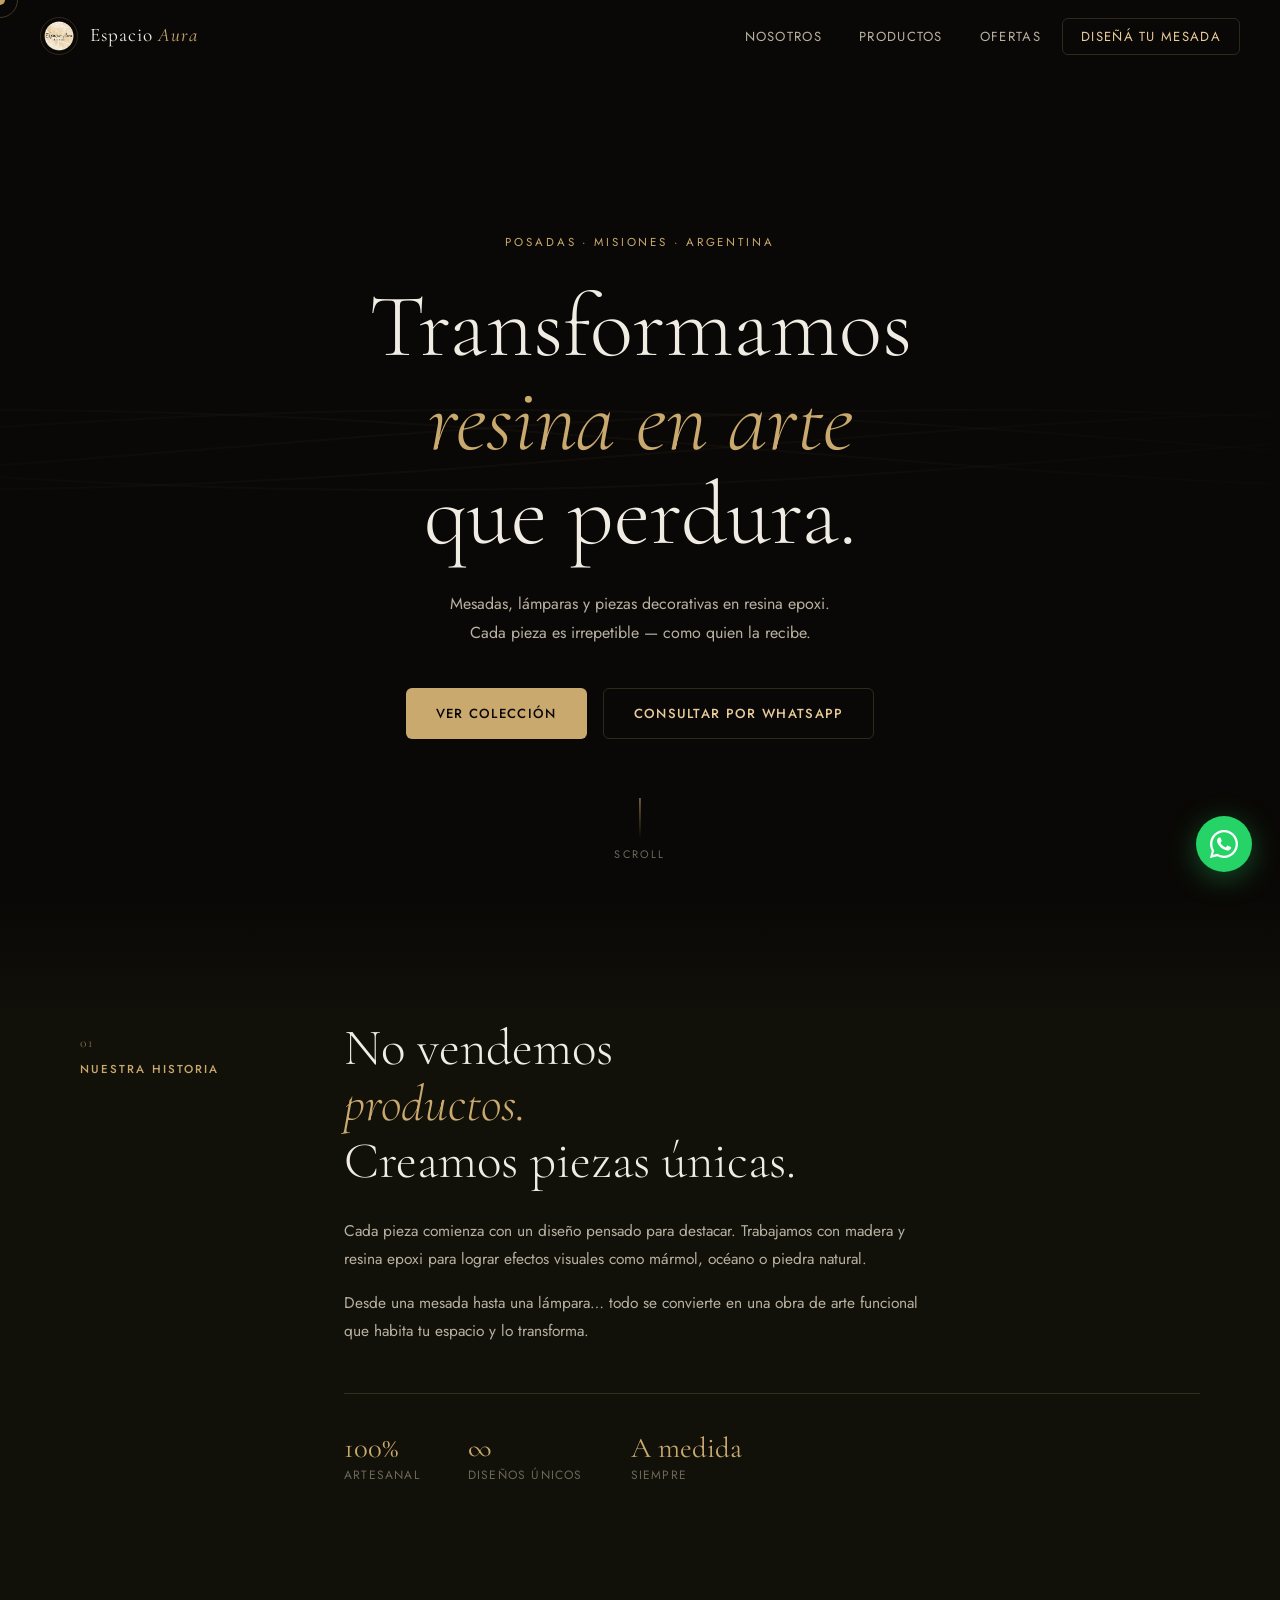
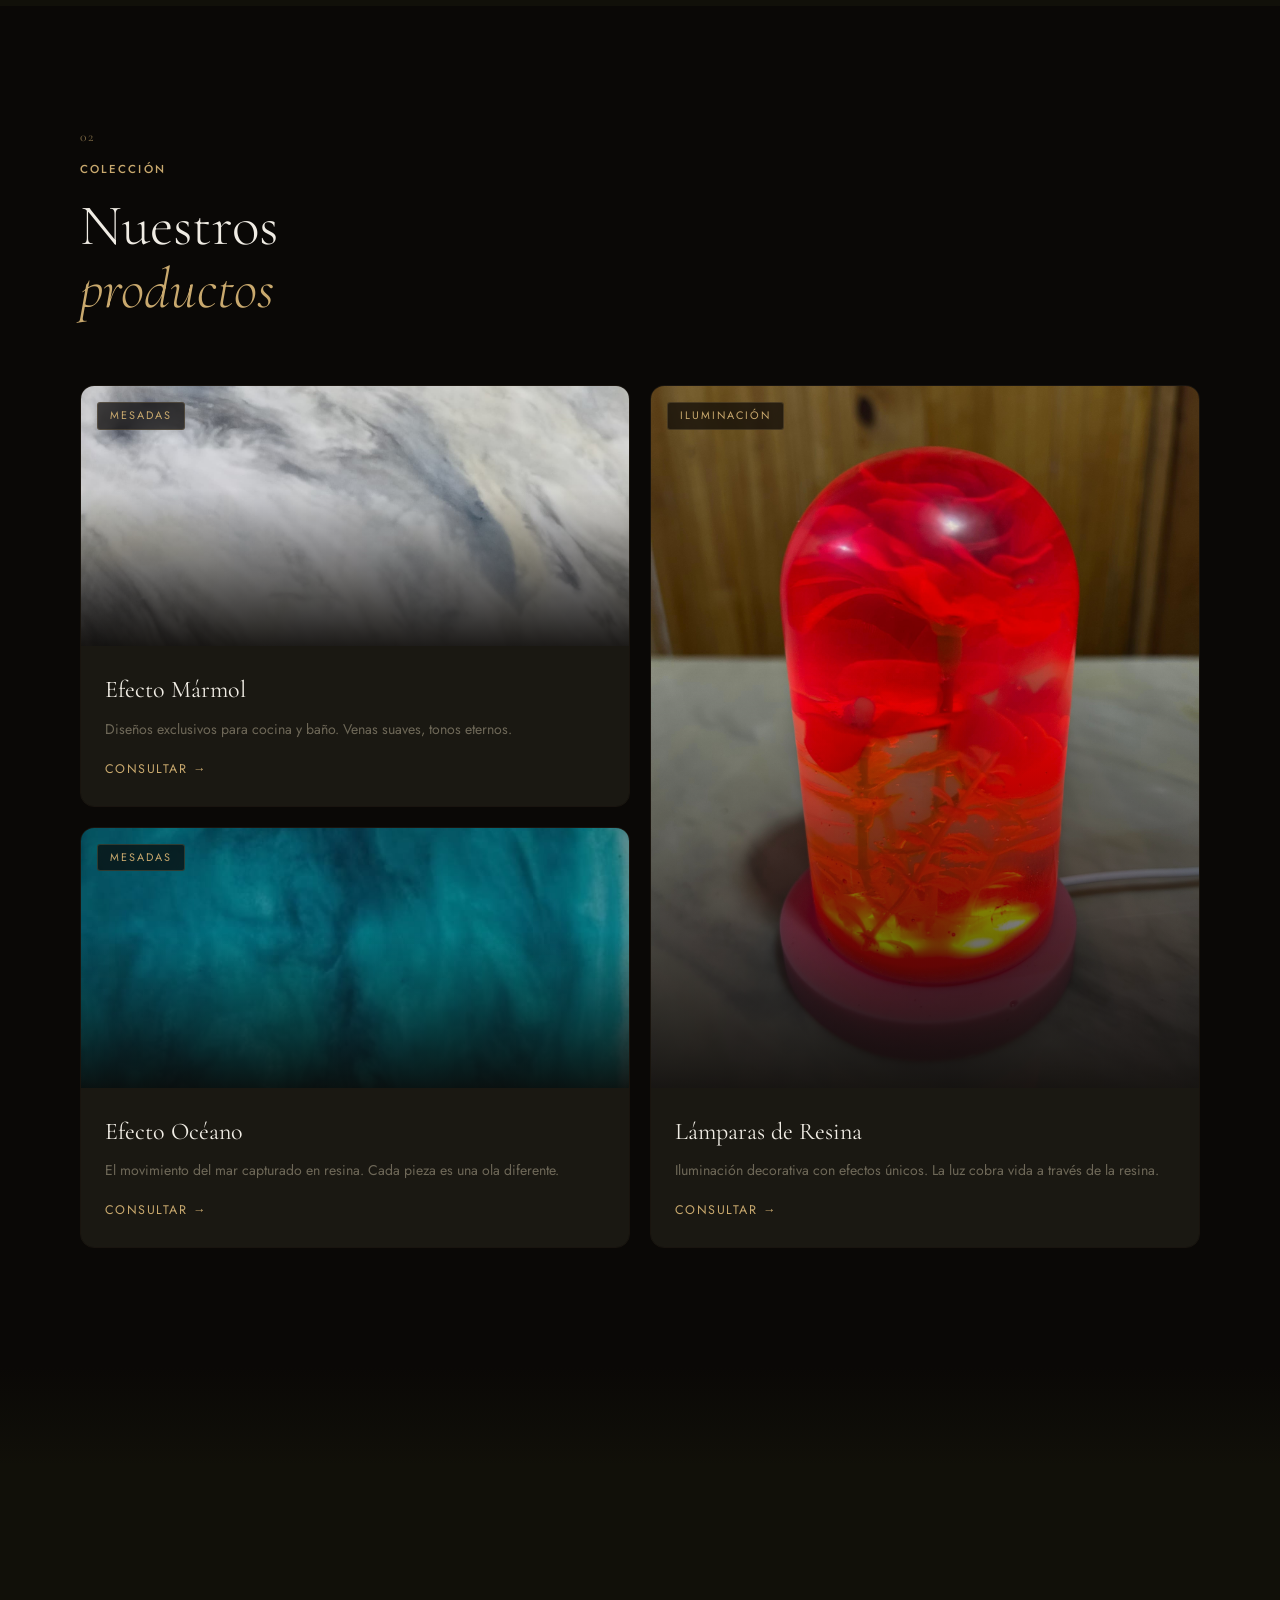
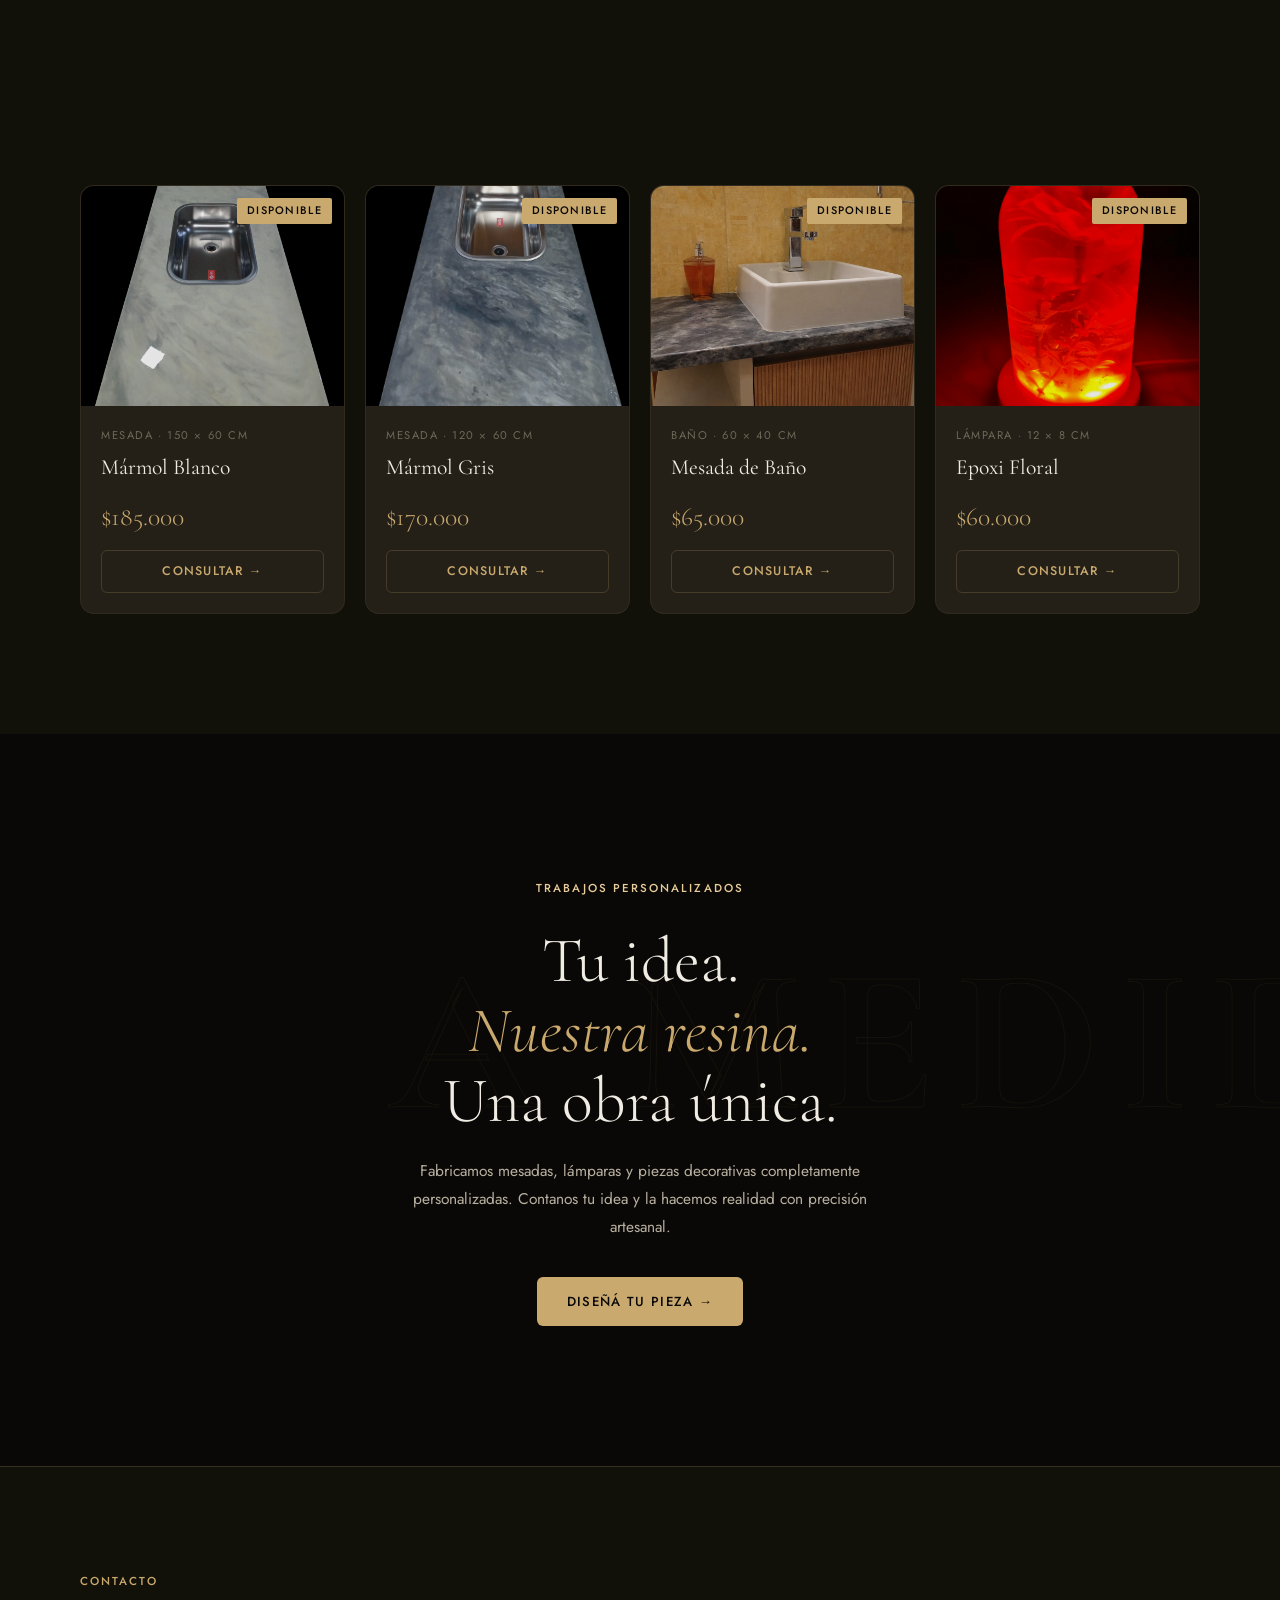
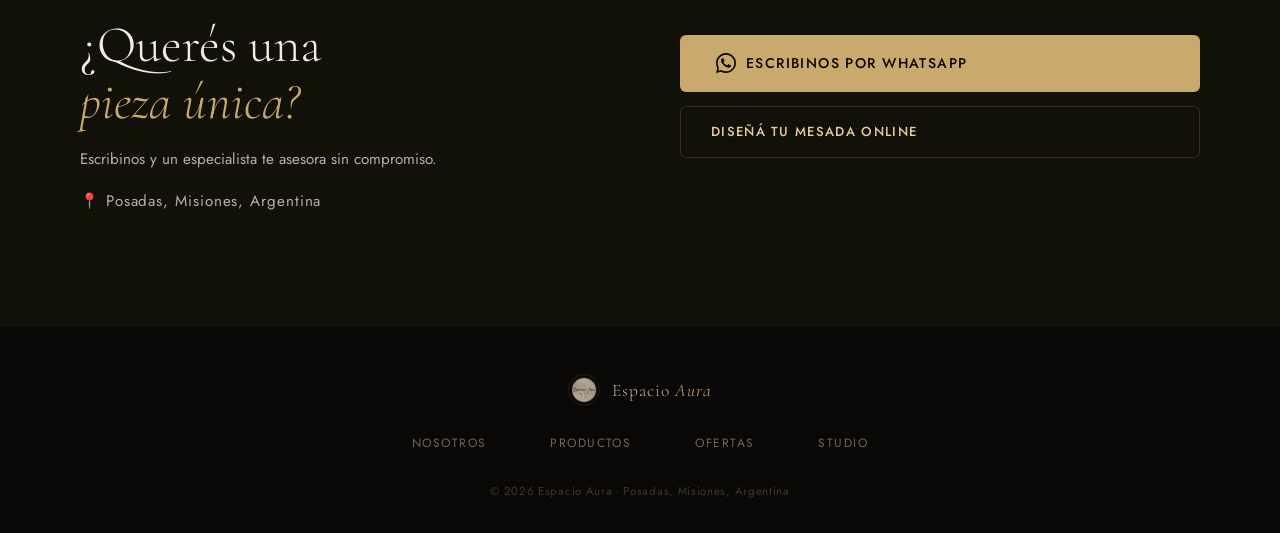
<file: index.html>
<!DOCTYPE html>
<html lang="es">
<head>
  <meta charset="UTF-8">
  <meta name="viewport" content="width=device-width, initial-scale=1.0">
  <title>Espacio Aura | Mesadas, Lámparas y Diseño en Resina Epoxi</title>
  <meta name="description" content="Fabricación de mesadas, lámparas y piezas decorativas en resina epoxi. Diseños marmolados, efecto océano y personalizados. Productos únicos para hogar y negocios.">
  <meta name="keywords" content="resina epoxi, mesadas epoxi, lámparas de resina, decoración epoxi, mesas epoxi, diseño en resina, Espacio Aura">
  <meta name="author" content="Espacio Aura">
  <meta name="robots" content="index, follow">
  <meta property="og:title" content="Espacio Aura | Diseño en Resina Epoxi">
  <meta property="og:description" content="Mesadas, lámparas y decoración en resina epoxi. Diseños únicos y personalizados.">
  <meta property="og:type" content="website">
  <meta property="og:url" content="https://grupomisiones.com/resina">
  <meta property="og:image" content="https://grupomisiones.com/resina/img/logo.png">

  <link rel="icon" href="img/logo.png" type="image/png">
  <link rel="stylesheet" href="styles.css">

  <link rel="preconnect" href="https://fonts.googleapis.com">
  <link rel="preconnect" href="https://fonts.gstatic.com" crossorigin>
  <link href="https://fonts.googleapis.com/css2?family=Cormorant+Garamond:ital,wght@0,300;0,400;0,600;1,300;1,400&family=Jost:wght@300;400;500&display=swap" rel="stylesheet">
</head>

<body>

  <!-- ░░ CURSOR PERSONALIZADO ░░ -->
  <div class="cursor" id="cursor"></div>
  <div class="cursor-trail" id="cursor-trail"></div>

  <!-- ░░ NAVBAR ░░ -->
  <header id="navbar">
    <div class="nav-inner">
      <a href="#inicio" class="logo-wrap">
        <img src="img/logo.png" alt="Espacio Aura Logo" class="nav-logo">
        <span class="logo-name">Espacio <em>Aura</em></span>
      </a>
      <nav>
        <a href="#historia">Nosotros</a>
        <a href="#productos">Productos</a>
        <a href="#ofertas">Ofertas</a>
        <a href="https://grupomisiones.com/resina/studio.html" class="nav-cta">Diseñá tu mesada</a>
      </nav>
      <button class="hamburger" id="hamburger" aria-label="Menú">
        <span></span><span></span><span></span>
      </button>
    </div>
    <div class="mobile-menu" id="mobile-menu">
      <a href="#historia">Nosotros</a>
      <a href="#productos">Productos</a>
      <a href="#ofertas">Ofertas</a>
      <a href="https://grupomisiones.com/resina/studio.html">Diseñá tu mesada</a>
    </div>
  </header>

  <main>

    <!-- ░░ HERO ░░ -->
    <section id="inicio" class="hero">
      <div class="hero-canvas" id="hero-canvas"></div>
      <div class="hero-overlay"></div>

      <div class="hero-content">
        <p class="hero-eyebrow reveal">Posadas · Misiones · Argentina</p>
        <h1 class="hero-title reveal">
          Transformamos<br>
          <em>resina en arte</em><br>
          que perdura.
        </h1>
        <p class="hero-sub reveal">
          Mesadas, lámparas y piezas decorativas en resina epoxi.<br>
          Cada pieza es irrepetible — como quien la recibe.
        </p>
        <div class="hero-actions reveal">
          <a href="#productos" class="btn btn-primary">Ver colección</a>
          <a href="https://wa.me/5493794884299?text=Hola,%20quiero%20consultar%20por%20sus%20productos%20en%20resina" target="_blank" class="btn btn-ghost">Consultar por WhatsApp</a>
        </div>
      </div>

      <div class="hero-scroll">
        <div class="scroll-line"></div>
        <span>scroll</span>
      </div>
    </section>

    <!-- ░░ HISTORIA ░░ -->
    <section id="historia" class="historia">
      <div class="container">
        <div class="historia-grid">
          <div class="historia-label reveal">
            <span class="section-num">01</span>
            <span class="section-tag">Nuestra historia</span>
          </div>
          <div class="historia-text reveal">
            <h2>No vendemos<br><em>productos.</em><br>Creamos piezas únicas.</h2>
            <p>Cada pieza comienza con un diseño pensado para destacar. Trabajamos con madera y resina epoxi para lograr efectos visuales como mármol, océano o piedra natural.</p>
            <p>Desde una mesada hasta una lámpara… todo se convierte en una obra de arte funcional que habita tu espacio y lo transforma.</p>
            <div class="historia-stats">
              <div class="hstat">
                <span class="hstat-num">100%</span>
                <span class="hstat-label">Artesanal</span>
              </div>
              <div class="hstat">
                <span class="hstat-num">∞</span>
                <span class="hstat-label">Diseños únicos</span>
              </div>
              <div class="hstat">
                <span class="hstat-num">A medida</span>
                <span class="hstat-label">Siempre</span>
              </div>
            </div>
          </div>
        </div>
      </div>
    </section>

    <!-- ░░ PRODUCTOS ░░ -->
    <section id="productos" class="productos">
      <div class="container">
        <div class="section-header reveal">
          <span class="section-num">02</span>
          <span class="section-tag">Colección</span>
          <h2>Nuestros<br><em>productos</em></h2>
        </div>

        <div class="productos-grid">

          <div class="prod-card reveal">
            <div class="prod-visual marmol">
              <div class="prod-overlay"></div>
              <div class="prod-label">Mesadas</div>
            </div>
            <div class="prod-info">
              <h3>Efecto Mármol</h3>
              <p>Diseños exclusivos para cocina y baño. Venas suaves, tonos eternos.</p>
              <a href="https://wa.me/5493794884299?text=Hola,%20quiero%20consultar%20por%20mesadas%20efecto%20mármol" target="_blank" class="prod-link">Consultar →</a>
            </div>
          </div>

          <div class="prod-card prod-card--tall reveal">
            <div class="prod-visual deco">
              <div class="prod-overlay"></div>
              <div class="prod-label">Iluminación</div>
            </div>
            <div class="prod-info">
              <h3>Lámparas de Resina</h3>
              <p>Iluminación decorativa con efectos únicos. La luz cobra vida a través de la resina.</p>
              <a href="https://wa.me/5493794884299?text=Hola,%20quiero%20consultar%20por%20lámparas%20de%20resina" target="_blank" class="prod-link">Consultar →</a>
            </div>
          </div>

          <div class="prod-card reveal">
            <div class="prod-visual oceano">
              <div class="prod-overlay"></div>
              <div class="prod-label">Mesadas</div>
            </div>
            <div class="prod-info">
              <h3>Efecto Océano</h3>
              <p>El movimiento del mar capturado en resina. Cada pieza es una ola diferente.</p>
              <a href="https://wa.me/5493794884299?text=Hola,%20quiero%20consultar%20por%20mesadas%20efecto%20océano" target="_blank" class="prod-link">Consultar →</a>
            </div>
          </div>

          

        </div>
      </div>
    </section>

    <!-- ░░ OFERTAS ░░ -->
    <section id="ofertas" class="ofertas">
      <div class="container">
        <div class="section-header reveal">
          <span class="section-num">03</span>
          <span class="section-tag">OFERTAS DISPONIBLES</span>
          <h2>Piezas en<br><em>oferta limitada</em></h2>
          <p class="section-sub">Selección limitada a stock.</p>
        </div>

        <div class="ofertas-grid">

          <div class="oferta-card reveal">
            <div class="oferta-img-wrap">
              <img src="img/oferta1.png" alt="Mesada Mármol Blanco 150x60">
              <div class="oferta-badge">Disponible</div>
            </div>
            <div class="oferta-info">
              <div class="oferta-meta">Mesada · 150 × 60 cm</div>
              <h3>Mármol Blanco</h3>
              <div class="oferta-precio">$185.000</div>
              <a href="https://wa.me/5493794884299?text=Hola,%20quiero%20consultar%20por%20la%20mesada%20mármol%20blanco%20150x60" target="_blank" class="btn btn-oferta">Consultar →</a>
            </div>
          </div>

          <div class="oferta-card reveal">
            <div class="oferta-img-wrap">
              <img src="img/oferta3.png" alt="Mesada Mármol Gris 120x60">
              <div class="oferta-badge">Disponible</div>
            </div>
            <div class="oferta-info">
              <div class="oferta-meta">Mesada · 120 × 60 cm</div>
              <h3>Mármol Gris</h3>
              <div class="oferta-precio">$170.000</div>
              <a href="https://wa.me/5493794884299?text=Hola,%20quiero%20consultar%20por%20la%20mesada%20mármol%20blanco%20120x60" target="_blank" class="btn btn-oferta">Consultar →</a>
            </div>
          </div>

          <div class="oferta-card reveal">
            <div class="oferta-img-wrap">
              <img src="img/baño.jpg" alt="Mesada para baño 60x40">
              <div class="oferta-badge">Disponible</div>
            </div>
            <div class="oferta-info">
              <div class="oferta-meta">Baño · 60 × 40 cm</div>
              <h3>Mesada de Baño</h3>
              <div class="oferta-precio">$65.000</div>
              <a href="https://wa.me/5493794884299?text=Hola,%20quiero%20consultar%20por%20la%20mesada%20de%20baño" target="_blank" class="btn btn-oferta">Consultar →</a>
            </div>
          </div>

          <div class="oferta-card reveal">
            <div class="oferta-img-wrap">
              <img src="img/oferta2.jpg" alt="Lámpara Epoxi Floral">
              <div class="oferta-badge">Disponible</div>
            </div>
            <div class="oferta-info">
              <div class="oferta-meta">Lámpara · 12 × 8 cm</div>
              <h3>Epoxi Floral</h3>
              <div class="oferta-precio">$60.000</div>
              <a href="https://wa.me/5493794884299?text=Hola,%20quiero%20consultar%20por%20la%20lámpara%20epoxi%20floral" target="_blank" class="btn btn-oferta">Consultar →</a>
            </div>
          </div>

        </div>
      </div>
    </section>

    <!-- ░░ CUSTOM ░░ -->
    <section class="custom-section">
      <div class="custom-inner reveal">
        <div class="custom-bg-text" aria-hidden="true">A MEDIDA</div>
        <span class="section-tag light">Trabajos personalizados</span>
        <h2>Tu idea.<br><em>Nuestra resina.</em><br>Una obra única.</h2>
        <p>Fabricamos mesadas, lámparas y piezas decorativas completamente personalizadas. Contanos tu idea y la hacemos realidad con precisión artesanal.</p>
        <a href="https://grupomisiones.com/resina/studio.html" class="btn btn-primary">Diseñá tu pieza →</a>
      </div>
    </section>

    <!-- ░░ CONTACTO ░░ -->
    <section class="contacto-section">
      <div class="container">
        <div class="contacto-inner reveal">
          <div>
            <span class="section-tag">Contacto</span>
            <h2>¿Querés una<br><em>pieza única?</em></h2>
            <p>Escribinos y un especialista te asesora sin compromiso.</p>
            <p class="contacto-lugar">📍 Posadas, Misiones, Argentina</p>
          </div>
          <div class="contacto-ctas">
            <a href="https://wa.me/5493794884299?text=Hola,%20quiero%20consultar%20por%20sus%20productos%20en%20resina" target="_blank" class="btn btn-primary btn-lg">
              <svg width="20" height="20" viewBox="0 0 24 24" fill="currentColor"><path d="M17.472 14.382c-.297-.149-1.758-.867-2.03-.967-.273-.099-.471-.148-.67.15-.197.297-.767.966-.94 1.164-.173.199-.347.223-.644.075-.297-.15-1.255-.463-2.39-1.475-.883-.788-1.48-1.761-1.653-2.059-.173-.297-.018-.458.13-.606.134-.133.298-.347.446-.52.149-.174.198-.298.298-.497.099-.198.05-.371-.025-.52-.075-.149-.669-1.612-.916-2.207-.242-.579-.487-.5-.669-.51-.173-.008-.371-.01-.57-.01-.198 0-.52.074-.792.372-.272.297-1.04 1.016-1.04 2.479 0 1.462 1.065 2.875 1.213 3.074.149.198 2.096 3.2 5.077 4.487.709.306 1.262.489 1.694.625.712.227 1.36.195 1.871.118.571-.085 1.758-.719 2.006-1.413.248-.694.248-1.289.173-1.413-.074-.124-.272-.198-.57-.347z"/><path d="M12 0C5.373 0 0 5.373 0 12c0 2.137.565 4.147 1.549 5.88L0 24l6.31-1.524A11.951 11.951 0 0012 24c6.627 0 12-5.373 12-12S18.627 0 12 0zm0 22c-1.9 0-3.697-.504-5.253-1.385l-.374-.22-3.748.905.942-3.664-.243-.382A9.961 9.961 0 012 12C2 6.477 6.477 2 12 2s10 4.477 10 10-4.477 10-10 10z"/></svg>
              Escribinos por WhatsApp
            </a>
            <a href="https://grupomisiones.com/resina/studio.html" class="btn btn-ghost">Diseñá tu mesada online</a>
          </div>
        </div>
      </div>
    </section>

  </main>

  <!-- ░░ FOOTER ░░ -->
  <footer>
    <div class="footer-inner">
      <div class="footer-brand">
        <img src="img/logo.png" alt="Espacio Aura">
        <span>Espacio <em>Aura</em></span>
      </div>
      <nav class="footer-nav">
        <a href="#historia">Nosotros</a>
        <a href="#productos">Productos</a>
        <a href="#ofertas">Ofertas</a>
        <a href="https://grupomisiones.com/resina/studio.html">Studio</a>
      </nav>
      <p class="footer-copy">© 2026 Espacio Aura · Posadas, Misiones, Argentina</p>
    </div>
  </footer>

  <!-- ░░ WHATSAPP FAB ░░ -->
  <a class="whatsapp-fab" href="https://wa.me/5493794884299?text=Hola,%20quiero%20consultar%20por%20sus%20productos%20en%20resina" target="_blank" aria-label="WhatsApp">
    <svg viewBox="0 0 24 24" fill="currentColor" width="28" height="28"><path d="M17.472 14.382c-.297-.149-1.758-.867-2.03-.967-.273-.099-.471-.148-.67.15-.197.297-.767.966-.94 1.164-.173.199-.347.223-.644.075-.297-.15-1.255-.463-2.39-1.475-.883-.788-1.48-1.761-1.653-2.059-.173-.297-.018-.458.13-.606.134-.133.298-.347.446-.52.149-.174.198-.298.298-.497.099-.198.05-.371-.025-.52-.075-.149-.669-1.612-.916-2.207-.242-.579-.487-.5-.669-.51-.173-.008-.371-.01-.57-.01-.198 0-.52.074-.792.372-.272.297-1.04 1.016-1.04 2.479 0 1.462 1.065 2.875 1.213 3.074.149.198 2.096 3.2 5.077 4.487.709.306 1.262.489 1.694.625.712.227 1.36.195 1.871.118.571-.085 1.758-.719 2.006-1.413.248-.694.248-1.289.173-1.413-.074-.124-.272-.198-.57-.347z"/><path d="M12 0C5.373 0 0 5.373 0 12c0 2.137.565 4.147 1.549 5.88L0 24l6.31-1.524A11.951 11.951 0 0012 24c6.627 0 12-5.373 12-12S18.627 0 12 0zm0 22c-1.9 0-3.697-.504-5.253-1.385l-.374-.22-3.748.905.942-3.664-.243-.382A9.961 9.961 0 012 12C2 6.477 6.477 2 12 2s10 4.477 10 10-4.477 10-10 10z"/></svg>
    <span class="fab-tooltip">¡Consultanos!</span>
  </a>

  <script src="script.js"></script>
</body>
</html>
</file>
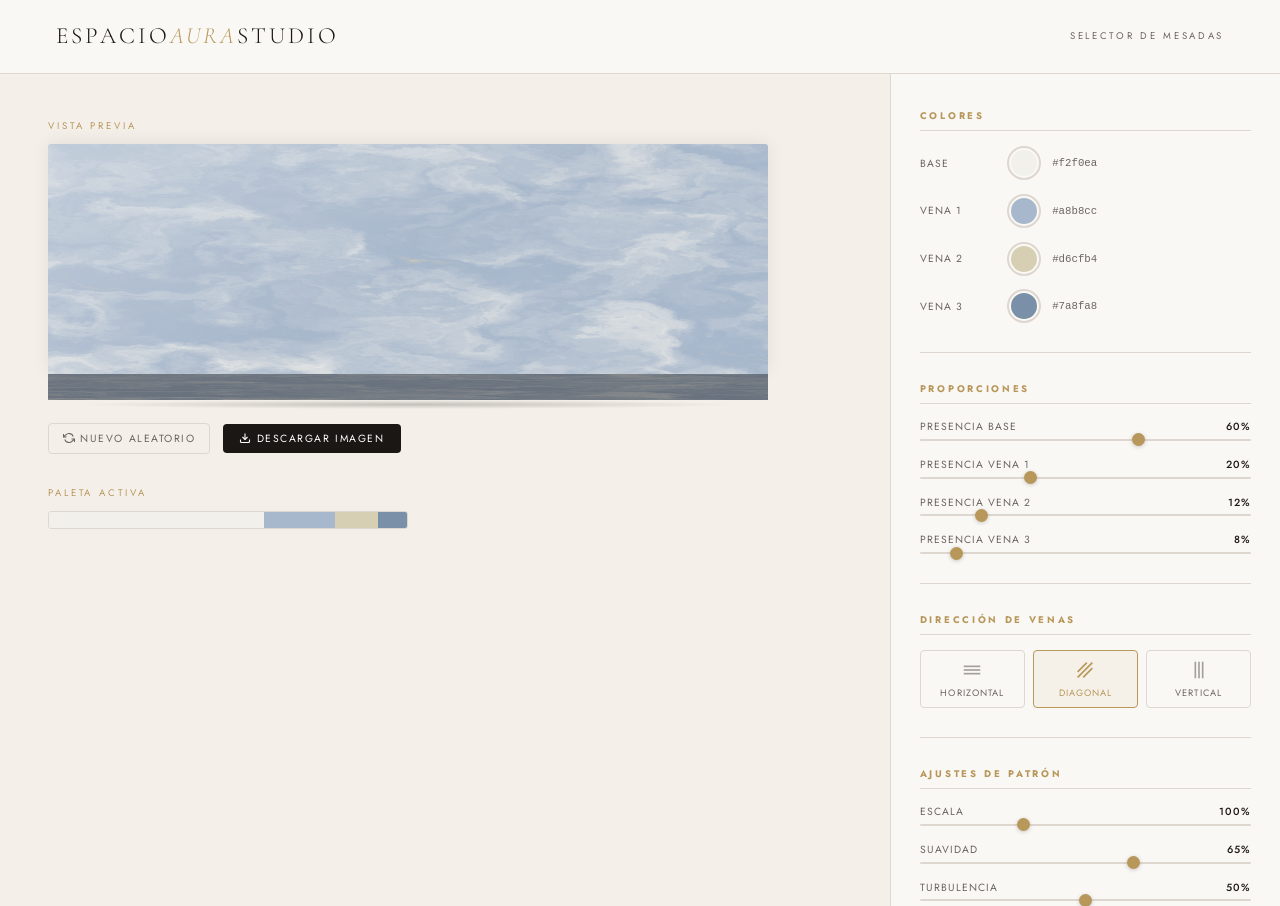
<file: studio.html>
<!DOCTYPE html>
<html lang="es">
<head>
<meta charset="UTF-8">
<meta name="viewport" content="width=device-width, initial-scale=1.0">
<title>Espacio Aura Studio · Selector de Mesadas</title>
<link href="https://fonts.googleapis.com/css2?family=Cormorant+Garamond:ital,wght@0,300;0,400;1,300&family=Jost:wght@200;300;400;500&display=swap" rel="stylesheet">
<style>
:root {
  --bg:      #f4efe9;
  --surface: #faf8f5;
  --ink:     #1a1714;
  --muted:   #6b6560;
  --gold:    #b8975a;
  --border:  #ddd7cf;
  --r:       4px;
}
*,*::before,*::after{box-sizing:border-box;margin:0;padding:0;}
body{font-family:'Jost',sans-serif;background:var(--bg);color:var(--ink);min-height:100vh;}

/* ── HEADER ── */
header{
  display:flex;align-items:center;justify-content:space-between;
  padding:1.4rem 3.5rem;border-bottom:1px solid var(--border);background:var(--surface);
}
.logo{font-family:'Cormorant Garamond',serif;font-size:1.45rem;font-weight:300;letter-spacing:.13em;text-transform:uppercase;}
.logo em{color:var(--gold);font-style:italic;}
.tagline{font-size:.6rem;letter-spacing:.28em;text-transform:uppercase;color:var(--muted);}

/* ── LAYOUT ── */
main{display:grid;grid-template-columns:1fr 390px;min-height:calc(100vh - 68px);}

/* ── PREVIEW ── */
.preview{padding:2.8rem 3rem;display:flex;flex-direction:column;gap:2rem;}
.sec-lbl{font-size:.6rem;letter-spacing:.3em;text-transform:uppercase;color:var(--gold);margin-bottom:.7rem;}

.ct-wrap{position:relative;max-width:720px;}
.ct-top{
  width:100%;height:230px;border-radius:3px 3px 0 0;overflow:hidden;position:relative;
  box-shadow:0 -2px 18px rgba(0,0,0,.07);
}
.ct-top::after{
  content:'';position:absolute;inset:0;
  background:linear-gradient(150deg,rgba(255,255,255,.25) 0%,transparent 50%);
  pointer-events:none;
}
.ct-front{width:100%;height:26px;overflow:hidden;filter:brightness(.62);}
.ct-shadow{width:93%;margin:0 auto;height:9px;background:radial-gradient(ellipse,rgba(0,0,0,.2) 0%,transparent 70%);border-radius:50%;}
canvas.mc{width:100%;height:100%;display:block;}

/* action row */
.action-row{display:flex;align-items:center;gap:.8rem;flex-wrap:wrap;margin-top:.2rem;}
.btn-ghost{
  display:inline-flex;align-items:center;gap:.35rem;
  background:none;border:1px solid var(--border);border-radius:var(--r);
  padding:.42rem .85rem;font-family:'Jost',sans-serif;font-size:.65rem;
  letter-spacing:.15em;text-transform:uppercase;color:var(--muted);cursor:pointer;
  transition:border-color .2s,color .2s;
}
.btn-ghost:hover{border-color:var(--gold);color:var(--gold);}
.btn-ghost svg{width:12px;height:12px;}

.btn-dl{
  display:inline-flex;align-items:center;gap:.35rem;
  background:var(--ink);border:none;border-radius:var(--r);
  padding:.42rem 1rem;font-family:'Jost',sans-serif;font-size:.65rem;
  letter-spacing:.15em;text-transform:uppercase;color:#fff;cursor:pointer;
  transition:background .2s;
}
.btn-dl:hover{background:var(--gold);}
.btn-dl svg{width:12px;height:12px;}

.notice{font-size:.62rem;letter-spacing:.08em;color:var(--muted);opacity:0;transition:opacity .3s;}
.notice.on{opacity:1;}

/* palette strip */
.pal-strip{display:flex;height:18px;border-radius:3px;overflow:hidden;max-width:360px;border:1px solid var(--border);}
.pal-strip .sw{flex:1;transition:flex .4s;}

/* ── SIDEBAR ── */
.sidebar{
  background:var(--surface);border-left:1px solid var(--border);
  padding:2.2rem 1.8rem;display:flex;flex-direction:column;gap:1.8rem;
  overflow-y:auto;max-height:calc(100vh - 68px);position:sticky;top:68px;
}
.grp h3{
  font-size:.6rem;letter-spacing:.28em;text-transform:uppercase;color:var(--gold);
  margin-bottom:.95rem;padding-bottom:.45rem;border-bottom:1px solid var(--border);
}
hr.sep{border:none;border-top:1px solid var(--border);}

/* color rows */
.color-list{display:flex;flex-direction:column;gap:.85rem;}
.cr{display:flex;align-items:center;gap:.7rem;}
.cr label{font-size:.65rem;letter-spacing:.1em;text-transform:uppercase;color:var(--muted);width:76px;flex-shrink:0;}
input[type=color]{
  width:34px;height:34px;border:2px solid var(--border);border-radius:50%;
  cursor:pointer;padding:2px;background:none;outline:none;flex-shrink:0;
}
input[type=color]::-webkit-color-swatch-wrapper{padding:0;border-radius:50%;}
input[type=color]::-webkit-color-swatch{border-radius:50%;border:none;}
.hx{font-size:.67rem;color:var(--muted);font-family:monospace;min-width:54px;}

/* direction pills */
.dir-row{display:grid;grid-template-columns:repeat(3,1fr);gap:.5rem;}
.dir-pill{
  display:flex;flex-direction:column;align-items:center;justify-content:center;gap:.3rem;
  padding:.5rem .2rem;border:1.5px solid var(--border);border-radius:var(--r);
  cursor:pointer;font-size:.58rem;letter-spacing:.12em;text-transform:uppercase;
  color:var(--muted);transition:border-color .18s,color .18s,background .18s;
  user-select:none;
}
.dir-pill svg{width:22px;height:22px;opacity:.6;transition:opacity .18s;}
.dir-pill:hover{border-color:var(--gold);color:var(--gold);}
.dir-pill:hover svg{opacity:1;}
.dir-pill.active{border-color:var(--gold);color:var(--gold);background:rgba(184,151,90,.08);}
.dir-pill.active svg{opacity:1;}

/* sliders */
.sl-list{display:flex;flex-direction:column;gap:1rem;}
.si{display:flex;flex-direction:column;gap:.3rem;}
.si .sl{display:flex;justify-content:space-between;font-size:.65rem;letter-spacing:.1em;text-transform:uppercase;color:var(--muted);}
.si .sl span{color:var(--ink);font-weight:500;}
input[type=range]{
  -webkit-appearance:none;width:100%;height:2px;background:var(--border);
  border-radius:2px;outline:none;cursor:pointer;
}
input[type=range]::-webkit-slider-thumb{
  -webkit-appearance:none;width:13px;height:13px;border-radius:50%;
  background:var(--gold);cursor:pointer;box-shadow:0 1px 4px rgba(0,0,0,.2);
}

.cta{
  display:block;width:100%;padding:.82rem;background:var(--ink);color:#fff;
  border:none;border-radius:var(--r);font-family:'Jost',sans-serif;font-size:.68rem;
  letter-spacing:.22em;text-transform:uppercase;cursor:pointer;transition:background .25s,letter-spacing .2s;
}
.cta:hover{background:var(--gold);letter-spacing:.3em;}

@media(max-width:820px){
  main{grid-template-columns:1fr;}
  header{padding:1.3rem 1.6rem;}
  .preview{padding:2rem 1.4rem;}
  .sidebar{position:static;max-height:none;border-left:none;border-top:1px solid var(--border);}
}
</style>
</head>
<body>

<header>
  <div class="logo">Espacio<em>Aura</em>Studio</div>
  <div class="tagline">Selector de Mesadas</div>
</header>

<main>
  <!-- PREVIEW -->
  <div class="preview">
    <div>
      <div class="sec-lbl">Vista previa</div>
      <div class="ct-wrap">
        <div class="ct-top"><canvas class="mc" id="cvTop"></canvas></div>
        <div class="ct-front"><canvas class="mc" id="cvFront"></canvas></div>
        <div class="ct-shadow"></div>
      </div>
      <div class="action-row" style="margin-top:.9rem;">
        <button class="btn-ghost" onclick="regenerate()">
          <svg viewBox="0 0 24 24" fill="none" stroke="currentColor" stroke-width="2.2">
            <path d="M1 4v6h6M23 20v-6h-6"/>
            <path d="M20.49 9A9 9 0 0 0 5.64 5.64L1 10m22 4l-4.64 4.36A9 9 0 0 1 3.51 15"/>
          </svg>
          Nuevo aleatorio
        </button>
        <button class="btn-dl" onclick="downloadImage()">
          <svg viewBox="0 0 24 24" fill="none" stroke="currentColor" stroke-width="2.2">
            <path d="M21 15v4a2 2 0 0 1-2 2H5a2 2 0 0 1-2-2v-4"/>
            <polyline points="7 10 12 15 17 10"/>
            <line x1="12" y1="15" x2="12" y2="3"/>
          </svg>
          Descargar imagen
        </button>
        <span class="notice" id="notice">Renderizando…</span>
      </div>
    </div>
    <div>
      <div class="sec-lbl">Paleta activa</div>
      <div class="pal-strip" id="palStrip">
        <div class="sw" id="sw0"></div>
        <div class="sw" id="sw1"></div>
        <div class="sw" id="sw2"></div>
        <div class="sw" id="sw3"></div>
      </div>
    </div>
  </div>

  <!-- SIDEBAR -->
  <div class="sidebar">

    <!-- Colores -->
    <div class="grp">
      <h3>Colores</h3>
      <div class="color-list">
        <div class="cr">
          <label>Base</label>
          <input type="color" id="cBase" value="#f2f0ea">
          <span class="hx" id="hBase">#f2f0ea</span>
        </div>
        <div class="cr">
          <label>Vena 1</label>
          <input type="color" id="cV1" value="#a8b8cc">
          <span class="hx" id="hV1">#a8b8cc</span>
        </div>
        <div class="cr">
          <label>Vena 2</label>
          <input type="color" id="cV2" value="#d6cfb4">
          <span class="hx" id="hV2">#d6cfb4</span>
        </div>
        <div class="cr">
          <label>Vena 3</label>
          <input type="color" id="cV3" value="#7a8fa8">
          <span class="hx" id="hV3">#7a8fa8</span>
        </div>
      </div>
    </div>

    <hr class="sep">

    <!-- Proporciones -->
    <div class="grp">
      <h3>Proporciones</h3>
      <div class="sl-list">
        <div class="si">
          <div class="sl">Presencia base <span id="vBase">60%</span></div>
          <input type="range" id="rBase" min="10" max="85" value="60">
        </div>
        <div class="si">
          <div class="sl">Presencia vena 1 <span id="vV1">20%</span></div>
          <input type="range" id="rV1" min="3" max="55" value="20">
        </div>
        <div class="si">
          <div class="sl">Presencia vena 2 <span id="vV2">12%</span></div>
          <input type="range" id="rV2" min="3" max="55" value="12">
        </div>
        <div class="si">
          <div class="sl">Presencia vena 3 <span id="vV3">8%</span></div>
          <input type="range" id="rV3" min="3" max="55" value="8">
        </div>
      </div>
    </div>

    <hr class="sep">

    <!-- Dirección -->
    <div class="grp">
      <h3>Dirección de venas</h3>
      <div class="dir-row">
        <div class="dir-pill" data-dir="horizontal" onclick="setDir('horizontal')">
          <svg viewBox="0 0 24 24" fill="none" stroke="currentColor" stroke-width="1.8">
            <line x1="3" y1="8"  x2="21" y2="8"/>
            <line x1="3" y1="12" x2="21" y2="12"/>
            <line x1="3" y1="16" x2="21" y2="16"/>
          </svg>
          Horizontal
        </div>
        <div class="dir-pill active" data-dir="diagonal" onclick="setDir('diagonal')">
          <svg viewBox="0 0 24 24" fill="none" stroke="currentColor" stroke-width="1.8">
            <line x1="4"  y1="20" x2="20" y2="4"/>
            <line x1="4"  y1="14" x2="14" y2="4"/>
            <line x1="10" y1="20" x2="20" y2="10"/>
          </svg>
          Diagonal
        </div>
        <div class="dir-pill" data-dir="vertical" onclick="setDir('vertical')">
          <svg viewBox="0 0 24 24" fill="none" stroke="currentColor" stroke-width="1.8">
            <line x1="8"  y1="3" x2="8"  y2="21"/>
            <line x1="12" y1="3" x2="12" y2="21"/>
            <line x1="16" y1="3" x2="16" y2="21"/>
          </svg>
          Vertical
        </div>
      </div>
    </div>

    <hr class="sep">

    <!-- Patrón -->
    <div class="grp">
      <h3>Ajustes de patrón</h3>
      <div class="sl-list">
        <div class="si">
          <div class="sl">Escala <span id="vScale">100%</span></div>
          <input type="range" id="rScale" min="30" max="260" value="100">
        </div>
        <div class="si">
          <div class="sl">Suavidad <span id="vSmooth">65%</span></div>
          <input type="range" id="rSmooth" min="0" max="100" value="65">
        </div>
        <div class="si">
          <div class="sl">Turbulencia <span id="vTurb">50%</span></div>
          <input type="range" id="rTurb" min="0" max="100" value="50">
        </div>
        <div class="si">
          <div class="sl">Contraste <span id="vContrast">45%</span></div>
          <input type="range" id="rContrast" min="0" max="100" value="45">
        </div>
      </div>
    </div>

    <hr class="sep">

    <button class="cta" onclick="exportConfig()">Guardar configuración</button>
  </div>
</main>

<script>
/* ═══════════════════════════════════════
   PERLIN NOISE
═══════════════════════════════════════ */
const P = new Uint8Array(512);

function rebuildPerm(s) {
  const p = Array.from({length:256},(_,i)=>i);
  let v = (s ^ 0xdeadbeef) >>> 0;
  for(let i=255;i>0;i--){
    v = (v*1664525+1013904223)>>>0;
    const j = v%(i+1);
    [p[i],p[j]]=[p[j],p[i]];
  }
  for(let i=0;i<512;i++) P[i]=p[i&255];
}

const fade = t => t*t*t*(t*(t*6-15)+10);
const lerp  = (a,b,t) => a+(b-a)*t;
function grad(h,x,y){
  switch(h&3){case 0:return x+y;case 1:return-x+y;case 2:return x-y;default:return-x-y;}
}
function perlin(x,y){
  const xi=Math.floor(x)&255, yi=Math.floor(y)&255;
  const xf=x-Math.floor(x), yf=y-Math.floor(y);
  const u=fade(xf), v=fade(yf);
  const aa=P[P[xi]+yi],ab=P[P[xi]+yi+1],ba=P[P[xi+1]+yi],bb=P[P[xi+1]+yi+1];
  return lerp(lerp(grad(aa,xf,yf),grad(ba,xf-1,yf),u),lerp(grad(ab,xf,yf-1),grad(bb,xf-1,yf-1),u),v);
}
function fbm(x,y,oct,lac,gain){
  let v=0,a=1,f=1,mx=0;
  for(let i=0;i<oct;i++){v+=perlin(x*f,y*f)*a;mx+=a;a*=gain;f*=lac;}
  return v/mx;
}

/* ═══════════════════════════════════════
   STATE
═══════════════════════════════════════ */
let seed = 31415;
const DIR_ANGLES = {horizontal:90, diagonal:45, vertical:0};

const S = {
  cBase:'#f2f0ea', cV1:'#a8b8cc', cV2:'#d6cfb4', cV3:'#7a8fa8',
  pBase:60, pV1:20, pV2:12, pV3:8,
  dir:'diagonal',
  scale:100, smooth:65, turb:50, contrast:45,
};

/* ═══════════════════════════════════════
   COLOR UTILS
═══════════════════════════════════════ */
function hexToRgb(h){
  h=h.replace('#','');
  if(h.length===3)h=h.split('').map(c=>c+c).join('');
  const n=parseInt(h,16);
  return [(n>>16)&255,(n>>8)&255,n&255];
}

// 4-stop gradient blend with smooth transitions
function blend4(c0,c1,c2,c3, w0,w1,w2,w3, t){
  const tot=w0+w1+w2+w3;
  const b0=w0/tot, b1=(w0+w1)/tot, b2=(w0+w1+w2)/tot;
  const a=hexToRgb(c0),b_=hexToRgb(c1),c_=hexToRgb(c2),d=hexToRgb(c3);
  let lt, st, from, to;
  if(t<=b0){
    lt=b0>0?t/b0:0;
    from=a;to=b_;
  } else if(t<=b1){
    lt=(b1-b0)>0?(t-b0)/(b1-b0):0;
    from=b_;to=c_;
  } else if(t<=b2){
    lt=(b2-b1)>0?(t-b1)/(b2-b1):0;
    from=c_;to=d;
  } else {
    lt=(1-b2)>0?(t-b2)/(1-b2):0;
    from=d;to=a; // wrap back to base for natural look
  }
  st=lt*lt*(3-2*lt); // smoothstep
  return [
    (from[0]+(to[0]-from[0])*st)|0,
    (from[1]+(to[1]-from[1])*st)|0,
    (from[2]+(to[2]-from[2])*st)|0,
  ];
}

/* ═══════════════════════════════════════
   MARBLE RENDER
═══════════════════════════════════════ */
function renderMarble(canvas, W, H){
  const DPR = Math.min(window.devicePixelRatio||1, 2);
  const RW=W*DPR|0, RH=H*DPR|0;
  canvas.width=RW; canvas.height=RH;
  canvas.style.width=W+'px'; canvas.style.height=H+'px';

  const ctx = canvas.getContext('2d');
  const img = ctx.createImageData(RW, RH);
  const data = img.data;

  const OCT=8, LAC=2.05;
  const gain    = 0.28 + (S.smooth/100)*0.40; // 0.28–0.68
  const sc      = (100/S.scale)*1.6;
  const turb    = 0.55 + (S.turb/100)*1.1;    // domain warp strength
  const contrast= 0.55 + (S.contrast/100)*1.5;

  // Direction angle
  const angle = DIR_ANGLES[S.dir] * Math.PI/180;
  const cosA=Math.cos(angle), sinA=Math.sin(angle);

  for(let py=0;py<RH;py++){
    for(let px=0;px<RW;px++){
      // Normalised, then rotated
      const nx0=(px/RW)*3, ny0=(py/RH)*3;
      const nx = nx0*cosA - ny0*sinA;
      const ny = nx0*sinA + ny0*cosA;

      const sx=nx*sc, sy=ny*sc;

      // Layer 1 warp
      const wx1 = fbm(sx+0.0, sy+0.0, OCT, LAC, gain) * turb;
      const wy1 = fbm(sx+5.2, sy+1.3, OCT, LAC, gain) * turb;
      // Layer 2 warp (nested — gives the silky "flowing cloth" look)
      const wx2 = fbm(sx+wx1+2.4, sy+wy1+8.1, OCT, LAC, gain) * turb * 0.5;
      const wy2 = fbm(sx+wx1+7.2, sy+wy1+3.7, OCT, LAC, gain) * turb * 0.5;
      // Layer 3 — fine detail streaks (like the photo's thin lines)
      const wx3 = fbm(sx+wx2+1.1, sy+wy2+4.5, 5, LAC, gain*0.7) * turb * 0.2;
      const wy3 = fbm(sx+wx2+9.0, sy+wy2+0.6, 5, LAC, gain*0.7) * turb * 0.2;

      const v = fbm(sx+wx1+wx2+wx3, sy+wy1+wy2+wy3, OCT, LAC, gain);

      // Remap [-1,1]→[0,1] then apply contrast curve
      let t = (v+1)*0.5;
      t = Math.pow(Math.max(0,Math.min(1,t)), contrast);

      const [r,g,b] = blend4(S.cBase,S.cV1,S.cV2,S.cV3, S.pBase,S.pV1,S.pV2,S.pV3, t);
      const i=(py*RW+px)*4;
      data[i]=r; data[i+1]=g; data[i+2]=b; data[i+3]=255;
    }
  }
  ctx.putImageData(img,0,0);
}

/* ═══════════════════════════════════════
   PALETTE STRIP
═══════════════════════════════════════ */
function updatePalette(){
  const tot=S.pBase+S.pV1+S.pV2+S.pV3;
  [[0,S.cBase,S.pBase],[1,S.cV1,S.pV1],[2,S.cV2,S.pV2],[3,S.cV3,S.pV3]].forEach(([i,c,w])=>{
    document.getElementById('sw'+i).style.cssText=`background:${c};flex:${w/tot}`;
  });
}

/* ═══════════════════════════════════════
   RENDER SCHEDULER
═══════════════════════════════════════ */
let rtimer=null;
function scheduleRender(ms=130){
  clearTimeout(rtimer);
  rtimer=setTimeout(doRender,ms);
}
function doRender(){
  const n=document.getElementById('notice');
  n.classList.add('on');
  requestAnimationFrame(()=>{
    rebuildPerm(seed|0);
    const topEl=document.getElementById('cvTop');
    const frtEl=document.getElementById('cvFront');
    const W=topEl.parentElement.clientWidth||700;
    renderMarble(topEl, W, 230);
    renderMarble(frtEl, W, 26);
    updatePalette();
    n.classList.remove('on');
  });
}
function rndInt(a,b){return (Math.random()*(b-a)+a)|0;}
function rndFloat(a,b){return Math.random()*(b-a)+a;}

// Generate a pleasant random color given a hue range and lightness constraints
function rndColor(hMin,hMax,sMin,sMax,lMin,lMax){
  const h=rndFloat(hMin,hMax);
  const s=rndFloat(sMin,sMax);
  const l=rndFloat(lMin,lMax);
  // HSL → HEX
  const a=s*(l<0.5?l:1-l);
  const f=n=>{const k=(n+h/30)%12;return l-a*Math.max(-1,Math.min(k-3,9-k,1));};
  return '#'+[f(0),f(8),f(4)].map(v=>Math.round(v*255).toString(16).padStart(2,'0')).join('');
}

// Marble-specific palettes: pick a random palette family then vary within it
const PALETTE_FAMILIES = [
  // White/grey/blue — like the reference photo
  ()=>[
    rndColor(0,360,0,.15,.88,.97),   // base: near white
    rndColor(200,240,.15,.45,.45,.7),// vena1: blue-grey
    rndColor(40,70,.2,.4,.7,.85),    // vena2: warm cream
    rndColor(200,250,.2,.5,.3,.55),  // vena3: dark blue-grey
  ],
  // Black/gold
  ()=>[
    rndColor(0,360,0,.1,.08,.22),
    rndColor(35,55,.5,.8,.45,.65),
    rndColor(35,50,.3,.6,.65,.8),
    rndColor(0,360,0,.1,.35,.5),
  ],
  // Green/earth
  ()=>[
    rndColor(90,150,.1,.3,.75,.92),
    rndColor(100,160,.2,.5,.3,.55),
    rndColor(30,60,.2,.45,.6,.8),
    rndColor(90,140,.3,.6,.2,.45),
  ],
  // Warm beige/terracotta
  ()=>[
    rndColor(25,45,.15,.35,.82,.95),
    rndColor(15,35,.3,.55,.45,.65),
    rndColor(25,50,.2,.45,.65,.82),
    rndColor(10,30,.4,.7,.3,.5),
  ],
  // Pink/rose
  ()=>[
    rndColor(330,360,.1,.25,.85,.95),
    rndColor(320,350,.2,.45,.55,.75),
    rndColor(10,30,.15,.35,.7,.88),
    rndColor(310,340,.25,.5,.4,.6),
  ],
  // Full random — anything goes
  ()=>{
    const h=rndFloat(0,360);
    return [
      rndColor(h,h+20,0,.2,.8,.96),
      rndColor(h+60,h+100,.2,.5,.35,.65),
      rndColor(h+20,h+50,.15,.4,.6,.82),
      rndColor(h+80,h+130,.25,.55,.25,.5),
    ];
  },
];

function regenerate(){
  seed = Math.random()*999999|0;

  // Pick a random palette family
  const family = PALETTE_FAMILIES[rndInt(0,PALETTE_FAMILIES.length)];
  const [c0,c1,c2,c3] = family();

  S.cBase=c0; S.cV1=c1; S.cV2=c2; S.cV3=c3;

  // Random proportions (base always dominant)
  S.pBase = rndInt(40,78);
  S.pV1   = rndInt(8,35);
  S.pV2   = rndInt(5,25);
  S.pV3   = rndInt(3,18);

  // Random pattern params
  S.scale    = rndInt(45,220);
  S.smooth   = rndInt(25,90);
  S.turb     = rndInt(20,85);
  S.contrast = rndInt(20,75);

  // Random direction
  const dirs = ['horizontal','diagonal','vertical'];
  const newDir = dirs[rndInt(0,3)];
  S.dir = newDir;

  // Sync all UI controls
  const colorMap = [['cBase','hBase'],['cV1','hV1'],['cV2','hV2'],['cV3','hV3']];
  const colorKeys = ['cBase','cV1','cV2','cV3'];
  colorMap.forEach(([id,hid],i)=>{
    const v = S[colorKeys[i]];
    document.getElementById(id).value = v;
    document.getElementById(hid).textContent = v;
  });

  const sliderMap = [
    ['rBase','pBase','vBase','%'],['rV1','pV1','vV1','%'],
    ['rV2','pV2','vV2','%'],['rV3','pV3','vV3','%'],
    ['rScale','scale','vScale','%'],['rSmooth','smooth','vSmooth','%'],
    ['rTurb','turb','vTurb','%'],['rContrast','contrast','vContrast','%'],
  ];
  sliderMap.forEach(([id,k,vid,suf])=>{
    document.getElementById(id).value = S[k];
    document.getElementById(vid).textContent = S[k]+suf;
  });

  document.querySelectorAll('.dir-pill').forEach(el=>{
    el.classList.toggle('active', el.dataset.dir===newDir);
  });

  scheduleRender(0);
}

/* ═══════════════════════════════════════
   DOWNLOAD
═══════════════════════════════════════ */
function downloadImage(){
  // Render a high-res version (2000px wide) just for download
  const offCanvas = document.createElement('canvas');
  const W=2000, H=Math.round(2000*(230/700));
  rebuildPerm(seed|0);
  renderMarble(offCanvas, W, H);
  offCanvas.toBlob(blob=>{
    const a=document.createElement('a');
    a.href=URL.createObjectURL(blob);
    a.download='mesada-marmolada.png';
    a.click();
  },'image/png');
}

/* ═══════════════════════════════════════
   DIRECTION
═══════════════════════════════════════ */
function setDir(d){
  S.dir=d;
  document.querySelectorAll('.dir-pill').forEach(el=>{
    el.classList.toggle('active', el.dataset.dir===d);
  });
  scheduleRender(0);
}

/* ═══════════════════════════════════════
   EXPORT JSON
═══════════════════════════════════════ */
function exportConfig(){
  const cfg={
    colorBase:S.cBase, vena1:S.cV1, vena2:S.cV2, vena3:S.cV3,
    proporcionBase:S.pBase+'%', proporcionVena1:S.pV1+'%',
    proporcionVena2:S.pV2+'%', proporcionVena3:S.pV3+'%',
    direccion:S.dir, escala:S.scale+'%',
    suavidad:S.smooth+'%', turbulencia:S.turb+'%', contraste:S.contrast+'%',
  };
  alert('✓ Configuración:\n\n'+Object.entries(cfg).map(([k,v])=>k+': '+v).join('\n'));
  const a=document.createElement('a');
  a.href=URL.createObjectURL(new Blob([JSON.stringify(cfg,null,2)],{type:'application/json'}));
  a.download='mesada-marmolada.json';
  a.click();
}

/* ═══════════════════════════════════════
   INIT
═══════════════════════════════════════ */
document.addEventListener('DOMContentLoaded',()=>{

  // Color pickers
  [['cBase','cBase','hBase'],['cV1','cV1','hV1'],['cV2','cV2','hV2'],['cV3','cV3','hV3']].forEach(([id,k,h])=>{
    document.getElementById(id).addEventListener('input',e=>{
      S[k]=e.target.value;
      document.getElementById(h).textContent=e.target.value;
      scheduleRender(180);
    });
  });

  // Proportion & pattern sliders
  [
    ['rBase','pBase','vBase','%'],
    ['rV1','pV1','vV1','%'],
    ['rV2','pV2','vV2','%'],
    ['rV3','pV3','vV3','%'],
    ['rScale','scale','vScale','%'],
    ['rSmooth','smooth','vSmooth','%'],
    ['rTurb','turb','vTurb','%'],
    ['rContrast','contrast','vContrast','%'],
  ].forEach(([id,k,vid,suf])=>{
    document.getElementById(id).addEventListener('input',e=>{
      S[k]=+e.target.value;
      document.getElementById(vid).textContent=e.target.value+suf;
      scheduleRender(140);
    });
  });

  scheduleRender(60);
});

window.addEventListener('resize',()=>scheduleRender(300));
</script>
</body>
</html>
</file>
<file: styles.css>
/* ── VARIABLES ── */
:root {
  --negro:        #0a0806;
  --carbon:       #111009;
  --carbon-mid:   #1a1812;
  --carbon-light: #242018;
  --dorado:       #c9a96e;
  --dorado-light: #e8cc9a;
  --dorado-pale:  #f0ddb8;
  --nacar:        #e8e2d8;
  --crema:        #f5f0e8;
  --blanco:       #ffffff;
  --text-bright:  #f0ece4;
  --text-mid:     #b8b0a0;
  --text-dim:     #6e6858;
  --gold-glass:   rgba(201, 169, 110, 0.1);
  --gold-border:  rgba(201, 169, 110, 0.2);
  --shadow-gold:  0 8px 40px rgba(201,169,110,0.15);
  --shadow-dark:  0 20px 60px rgba(0,0,0,0.5);
  --radius-sm:    6px;
  --radius-md:    14px;
  --radius-lg:    24px;
  --transition:   0.4s cubic-bezier(0.4, 0, 0.2, 1);
  --font-display: 'Cormorant Garamond', Georgia, serif;
  --font-body:    'Jost', 'Segoe UI', sans-serif;
  --nav-h:        72px;
}

/* ── RESET & BASE ── */
*, *::before, *::after { box-sizing: border-box; margin: 0; padding: 0; }
html { scroll-behavior: smooth; font-size: 16px; }
body {
  font-family: var(--font-body);
  background: var(--negro);
  color: var(--text-bright);
  overflow-x: hidden;
  line-height: 1.65;
  cursor: none; /* cursor personalizado */
}
img { max-width: 100%; height: auto; display: block; }
a { text-decoration: none; color: inherit; }
ul { list-style: none; }
button { cursor: none; border: none; background: none; font-family: inherit; }

/* Touch devices: restaurar cursor */
@media (hover: none) {
  body, button { cursor: auto; }
  .cursor, .cursor-trail { display: none; }
}

/* ── SCROLLBAR ── */
::-webkit-scrollbar { width: 4px; }
::-webkit-scrollbar-track { background: var(--negro); }
::-webkit-scrollbar-thumb { background: var(--dorado); border-radius: 2px; }

/* ── SELECTION ── */
::selection { background: var(--dorado); color: var(--negro); }

/* ── CURSOR PERSONALIZADO ── */
.cursor {
  position: fixed;
  width: 10px; height: 10px;
  background: var(--dorado);
  border-radius: 50%;
  pointer-events: none;
  z-index: 9999;
  transform: translate(-50%, -50%);
  transition: width 0.2s, height 0.2s, background 0.2s;
  mix-blend-mode: difference;
}
.cursor.hovering {
  width: 36px; height: 36px;
  background: transparent;
  border: 1.5px solid var(--dorado);
  mix-blend-mode: normal;
}
.cursor-trail {
  position: fixed;
  width: 36px; height: 36px;
  border: 1px solid rgba(201,169,110,0.3);
  border-radius: 50%;
  pointer-events: none;
  z-index: 9998;
  transform: translate(-50%, -50%);
  transition: left 0.12s ease, top 0.12s ease;
}

/* ── NAVBAR ── */
#navbar {
  position: fixed;
  top: 0; left: 0; right: 0;
  z-index: 900;
  transition: background var(--transition), box-shadow var(--transition);
}
#navbar.scrolled {
  background: rgba(10, 8, 6, 0.92);
  backdrop-filter: blur(20px);
  -webkit-backdrop-filter: blur(20px);
  border-bottom: 1px solid var(--gold-border);
}
.nav-inner {
  max-width: 1280px;
  margin: 0 auto;
  padding: 0 40px;
  height: var(--nav-h);
  display: flex;
  align-items: center;
  justify-content: space-between;
}
.logo-wrap {
  display: flex;
  align-items: center;
  gap: 12px;
}
.nav-logo {
  width: 38px; height: 38px;
  border-radius: 50%;
  object-fit: cover;
  border: 1px solid var(--gold-border);
}
.logo-name {
  font-family: var(--font-display);
  font-size: 1.2rem;
  font-weight: 400;
  color: var(--text-bright);
  letter-spacing: 0.05em;
}
.logo-name em {
  font-style: italic;
  color: var(--dorado);
}
nav a {
  font-family: var(--font-body);
  font-size: 0.82rem;
  font-weight: 400;
  color: var(--text-mid);
  letter-spacing: 0.1em;
  text-transform: uppercase;
  padding: 8px 16px;
  transition: color var(--transition);
}
nav a:hover { color: var(--dorado); }
nav a.nav-cta {
  border: 1px solid var(--gold-border);
  border-radius: var(--radius-sm);
  color: var(--dorado-light);
  padding: 8px 18px;
  transition: background var(--transition), color var(--transition);
}
nav a.nav-cta:hover {
  background: var(--dorado);
  color: var(--negro);
}

/* ── HAMBURGER ── */
.hamburger {
  display: none;
  flex-direction: column;
  gap: 5px;
  padding: 8px;
}
.hamburger span {
  display: block;
  width: 22px; height: 1px;
  background: var(--dorado);
  border-radius: 1px;
  transition: var(--transition);
}
.hamburger.active span:nth-child(1) { transform: translateY(6px) rotate(45deg); }
.hamburger.active span:nth-child(2) { opacity: 0; }
.hamburger.active span:nth-child(3) { transform: translateY(-6px) rotate(-45deg); }
.mobile-menu {
  display: none;
  flex-direction: column;
  background: rgba(10,8,6,0.97);
  border-top: 1px solid var(--gold-border);
  padding: 16px 24px 28px;
  gap: 0;
}
.mobile-menu a {
  font-size: 1.1rem;
  letter-spacing: 0.06em;
  text-transform: uppercase;
  color: var(--text-mid);
  padding: 14px 0;
  border-bottom: 1px solid rgba(201,169,110,0.08);
  transition: color var(--transition);
}
.mobile-menu a:hover { color: var(--dorado); }
.mobile-menu.open { display: flex; }

/* ── CONTAINER ── */
.container {
  max-width: 1200px;
  margin: 0 auto;
  padding: 0 40px;
}

/* ── BOTONES ── */
.btn {
  display: inline-flex;
  align-items: center;
  gap: 10px;
  font-family: var(--font-body);
  font-size: 0.82rem;
  font-weight: 500;
  letter-spacing: 0.1em;
  text-transform: uppercase;
  padding: 14px 30px;
  border-radius: var(--radius-sm);
  transition: all var(--transition);
  cursor: none;
}
.btn-primary {
  background: var(--dorado);
  color: var(--negro);
}
.btn-primary:hover {
  background: var(--dorado-light);
  transform: translateY(-2px);
  box-shadow: 0 8px 30px rgba(201,169,110,0.3);
}
.btn-ghost {
  background: transparent;
  color: var(--dorado-light);
  border: 1px solid var(--gold-border);
}
.btn-ghost:hover {
  background: var(--gold-glass);
  border-color: var(--dorado);
  transform: translateY(-2px);
}
.btn-oferta {
  background: transparent;
  color: var(--dorado);
  border: 1px solid var(--gold-border);
  font-size: 0.78rem;
  padding: 10px 20px;
  width: 100%;
  justify-content: center;
  margin-top: 12px;
}
.btn-oferta:hover {
  background: var(--dorado);
  color: var(--negro);
}
.btn-lg { padding: 17px 36px; font-size: 0.88rem; }

/* ── SECTION TAGS / NUMS ── */
.section-num {
  font-family: var(--font-display);
  font-size: 0.85rem;
  color: var(--dorado);
  letter-spacing: 0.15em;
  opacity: 0.6;
  display: block;
  margin-bottom: 6px;
}
.section-tag {
  display: inline-block;
  font-size: 0.72rem;
  font-weight: 500;
  letter-spacing: 0.18em;
  text-transform: uppercase;
  color: var(--dorado);
  margin-bottom: 16px;
}
.section-tag.light {
  color: var(--dorado-light);
}
.section-header {
  margin-bottom: 64px;
}
.section-header h2 {
  font-family: var(--font-display);
  font-size: clamp(2.4rem, 4.5vw, 4rem);
  font-weight: 300;
  line-height: 1.1;
  color: var(--text-bright);
}
.section-header h2 em {
  font-style: italic;
  color: var(--dorado);
}
.section-sub {
  font-size: 0.95rem;
  color: var(--text-mid);
  margin-top: 12px;
  line-height: 1.7;
}

/* ══════════════════════════════════
   HERO
   ══════════════════════════════════ */
.hero {
  position: relative;
  min-height: 100vh;
  display: flex;
  align-items: center;
  justify-content: center;
  text-align: center;
  overflow: hidden;
  padding-top: var(--nav-h);
}
.hero-canvas {
  position: absolute;
  inset: 0;
  z-index: 0;
  /* Fondo generado por canvas JS */
}
.hero-overlay {
  position: absolute;
  inset: 0;
  background: radial-gradient(ellipse at center, rgba(10,8,6,0.3) 0%, rgba(10,8,6,0.7) 60%, rgba(10,8,6,0.95) 100%);
  z-index: 1;
}
.hero-content {
  position: relative;
  z-index: 2;
  max-width: 860px;
  padding: 0 40px;
}
.hero-eyebrow {
  font-size: 0.72rem;
  letter-spacing: 0.25em;
  text-transform: uppercase;
  color: var(--dorado);
  margin-bottom: 28px;
  opacity: 0.8;
}
.hero-title {
  font-family: var(--font-display);
  font-size: clamp(3rem, 7vw, 6.5rem);
  font-weight: 300;
  line-height: 1.05;
  color: var(--text-bright);
  margin-bottom: 28px;
}
.hero-title em {
  font-style: italic;
  color: var(--dorado);
}
.hero-sub {
  font-size: 1rem;
  color: var(--text-mid);
  line-height: 1.8;
  max-width: 560px;
  margin: 0 auto 40px;
}
.hero-actions {
  display: flex;
  gap: 16px;
  justify-content: center;
  flex-wrap: wrap;
}
.hero-scroll {
  position: absolute;
  bottom: 36px;
  left: 50%;
  transform: translateX(-50%);
  z-index: 2;
  display: flex;
  flex-direction: column;
  align-items: center;
  gap: 8px;
  font-size: 0.68rem;
  letter-spacing: 0.2em;
  text-transform: uppercase;
  color: var(--text-dim);
}
.scroll-line {
  width: 1px;
  height: 40px;
  background: linear-gradient(to bottom, var(--dorado), transparent);
  animation: scrollPulse 2s ease-in-out infinite;
}
@keyframes scrollPulse {
  0%, 100% { opacity: 0.4; transform: scaleY(1); }
  50% { opacity: 1; transform: scaleY(1.1); }
}

/* ══════════════════════════════════
   HISTORIA
   ══════════════════════════════════ */
.historia {
  padding: 120px 0;
  background: var(--carbon);
  position: relative;
  overflow: hidden;
}
.historia::before {
  content: '';
  position: absolute;
  top: -1px; left: 0; right: 0;
  height: 120px;
  background: linear-gradient(to bottom, var(--negro), transparent);
  pointer-events: none;
}
.historia-grid {
  display: grid;
  grid-template-columns: 200px 1fr;
  gap: 64px;
  align-items: start;
}
.historia-label {
  display: flex;
  flex-direction: column;
  padding-top: 12px;
}
.historia-text h2 {
  font-family: var(--font-display);
  font-size: clamp(2.2rem, 4vw, 3.6rem);
  font-weight: 300;
  line-height: 1.1;
  color: var(--text-bright);
  margin-bottom: 28px;
}
.historia-text h2 em {
  font-style: italic;
  color: var(--dorado);
}
.historia-text p {
  font-size: 0.97rem;
  color: var(--text-mid);
  line-height: 1.8;
  max-width: 600px;
  margin-bottom: 16px;
}
.historia-stats {
  display: flex;
  gap: 48px;
  margin-top: 48px;
  padding-top: 40px;
  border-top: 1px solid var(--gold-border);
}
.hstat {
  display: flex;
  flex-direction: column;
  gap: 4px;
}
.hstat-num {
  font-family: var(--font-display);
  font-size: 1.8rem;
  font-weight: 400;
  color: var(--dorado);
  line-height: 1;
}
.hstat-label {
  font-size: 0.75rem;
  letter-spacing: 0.1em;
  text-transform: uppercase;
  color: var(--text-dim);
}

/* ══════════════════════════════════
   PRODUCTOS
   ══════════════════════════════════ */
.productos {
  padding: 120px 0;
  background: var(--negro);
}
.productos-grid {
  display: grid;
  grid-template-columns: 1fr 1fr;
  grid-template-rows: auto auto;
  gap: 20px;
}
.prod-card {
  position: relative;
  border-radius: var(--radius-md);
  overflow: hidden;
  border: 1px solid rgba(201,169,110,0.08);
  display: flex;
  flex-direction: column;
  transition: border-color var(--transition), box-shadow var(--transition);
}
.prod-card:hover {
  border-color: var(--gold-border);
  box-shadow: var(--shadow-gold);
}
.prod-card--tall { grid-row: span 2; }
.prod-card--wide { grid-column: span 2; }
.prod-visual {
  position: relative;
  height: 260px;
  overflow: hidden;
}
.prod-card--tall .prod-visual { height: 100%; min-height: 400px; }
.prod-card--wide .prod-visual { height: 220px; }

/* Fondos visuales simulados con gradientes hasta que haya imágenes reales */
.marmol {
  background-image: url('img/marmol.jpg');
  background-size: cover;
  background-position: center;
  background-repeat: no-repeat;
}
.oceano {
  background-image: url('img/oceano.jpg');
  background-size: cover;
  background-position: center;
  background-repeat: no-repeat;
}

.deco {
  background-image: url('img/lampara.jpg');
  background-size: cover;
  background-position: center;
  background-repeat: no-repeat;
}
.prod-overlay {
  position: absolute;
  inset: 0;
  background: linear-gradient(to bottom, transparent 40%, rgba(10,8,6,0.9) 100%);
  transition: opacity var(--transition);
}
.prod-card:hover .prod-overlay { opacity: 0.7; }
.prod-label {
  position: absolute;
  top: 16px;
  left: 16px;
  font-size: 0.68rem;
  letter-spacing: 0.18em;
  text-transform: uppercase;
  color: var(--dorado);
  background: rgba(10,8,6,0.7);
  padding: 4px 12px;
  border-radius: 3px;
  border: 1px solid var(--gold-border);
  backdrop-filter: blur(8px);
}
.prod-info {
  padding: 24px;
  background: var(--carbon-mid);
}
.prod-info h3 {
  font-family: var(--font-display);
  font-size: 1.5rem;
  font-weight: 400;
  color: var(--text-bright);
  margin-bottom: 8px;
}
.prod-info p {
  font-size: 0.88rem;
  color: var(--text-dim);
  line-height: 1.65;
  margin-bottom: 14px;
}
.prod-link {
  font-size: 0.78rem;
  letter-spacing: 0.12em;
  text-transform: uppercase;
  color: var(--dorado);
  transition: color var(--transition), letter-spacing var(--transition);
}
.prod-link:hover { color: var(--dorado-light); letter-spacing: 0.2em; }

/* ══════════════════════════════════
   OFERTAS
   ══════════════════════════════════ */
.ofertas {
  padding: 120px 0;
  background: var(--carbon);
  position: relative;
}
.ofertas::before {
  content: '';
  position: absolute;
  top: -1px; left: 0; right: 0;
  height: 100px;
  background: linear-gradient(to bottom, var(--negro), transparent);
  pointer-events: none;
}
.ofertas-grid {
  display: grid;
  grid-template-columns: repeat(4, 1fr);
  gap: 20px;
}
.oferta-card {
  background: var(--carbon-light);
  border-radius: var(--radius-md);
  overflow: hidden;
  border: 1px solid rgba(201,169,110,0.08);
  display: flex;
  flex-direction: column;
  transition: transform var(--transition), box-shadow var(--transition), border-color var(--transition);
}
.oferta-card:hover {
  transform: translateY(-8px);
  box-shadow: var(--shadow-gold);
  border-color: var(--gold-border);
}
.oferta-img-wrap {
  position: relative;
  overflow: hidden;
  height: 220px;
  background: var(--carbon-mid);
}
.oferta-img-wrap img {
  width: 100%;
  height: 100%;
  object-fit: cover;
  transition: transform 0.6s ease;
  filter: brightness(0.9);
}
.oferta-card:hover .oferta-img-wrap img {
  transform: scale(1.05);
  filter: brightness(1);
}
.oferta-badge {
  position: absolute;
  top: 12px;
  right: 12px;
  font-size: 0.68rem;
  letter-spacing: 0.12em;
  text-transform: uppercase;
  background: var(--dorado);
  color: var(--negro);
  padding: 4px 10px;
  border-radius: 2px;
  font-weight: 500;
}
.oferta-info {
  padding: 20px;
  display: flex;
  flex-direction: column;
  flex: 1;
}
.oferta-meta {
  font-size: 0.7rem;
  letter-spacing: 0.14em;
  text-transform: uppercase;
  color: var(--text-dim);
  margin-bottom: 6px;
}
.oferta-info h3 {
  font-family: var(--font-display);
  font-size: 1.35rem;
  font-weight: 400;
  color: var(--text-bright);
  margin-bottom: 10px;
}
.oferta-precio {
  font-family: var(--font-display);
  font-size: 1.6rem;
  font-weight: 300;
  color: var(--dorado);
  margin-top: auto;
}

/* ══════════════════════════════════
   CUSTOM / A MEDIDA
   ══════════════════════════════════ */
.custom-section {
  padding: 140px 0;
  background: var(--negro);
  display: flex;
  align-items: center;
  justify-content: center;
  text-align: center;
  position: relative;
  overflow: hidden;
}
.custom-bg-text {
  position: absolute;
  font-family: var(--font-display);
  font-size: clamp(6rem, 16vw, 18rem);
  font-weight: 700;
  color: transparent;
  -webkit-text-stroke: 1px rgba(201,169,110,0.06);
  letter-spacing: 0.1em;
  user-select: none;
  pointer-events: none;
  white-space: nowrap;
  z-index: 0;
}
.custom-inner {
  position: relative;
  z-index: 1;
  max-width: 700px;
  padding: 0 40px;
}
.custom-inner h2 {
  font-family: var(--font-display);
  font-size: clamp(2.5rem, 5vw, 4.5rem);
  font-weight: 300;
  line-height: 1.1;
  color: var(--text-bright);
  margin: 12px 0 20px;
}
.custom-inner h2 em {
  font-style: italic;
  color: var(--dorado);
}
.custom-inner p {
  font-size: 0.97rem;
  color: var(--text-mid);
  line-height: 1.8;
  max-width: 500px;
  margin: 0 auto 36px;
}

/* ══════════════════════════════════
   CONTACTO
   ══════════════════════════════════ */
.contacto-section {
  padding: 100px 0;
  background: var(--carbon);
  border-top: 1px solid var(--gold-border);
}
.contacto-inner {
  display: grid;
  grid-template-columns: 1fr 1fr;
  gap: 80px;
  align-items: center;
}
.contacto-inner h2 {
  font-family: var(--font-display);
  font-size: clamp(2rem, 4vw, 3.2rem);
  font-weight: 300;
  line-height: 1.1;
  color: var(--text-bright);
  margin: 10px 0 16px;
}
.contacto-inner h2 em {
  font-style: italic;
  color: var(--dorado);
}
.contacto-inner p {
  font-size: 0.95rem;
  color: var(--text-mid);
  line-height: 1.75;
  margin-bottom: 10px;
}
.contacto-lugar {
  font-size: 0.82rem;
  letter-spacing: 0.06em;
  color: var(--text-dim);
  margin-top: 16px !important;
}
.contacto-ctas {
  display: flex;
  flex-direction: column;
  gap: 14px;
}

/* ══════════════════════════════════
   FOOTER
   ══════════════════════════════════ */
footer {
  background: var(--negro);
  border-top: 1px solid rgba(201,169,110,0.08);
  padding: 48px 40px 32px;
}
.footer-inner {
  max-width: 1200px;
  margin: 0 auto;
  display: flex;
  flex-direction: column;
  align-items: center;
  gap: 20px;
  text-align: center;
}
.footer-brand {
  display: flex;
  align-items: center;
  gap: 12px;
}
.footer-brand img {
  width: 32px; height: 32px;
  border-radius: 50%;
  object-fit: cover;
  opacity: 0.7;
  border: 1px solid var(--gold-border);
}
.footer-brand span {
  font-family: var(--font-display);
  font-size: 1.1rem;
  font-weight: 300;
  color: var(--text-mid);
  letter-spacing: 0.06em;
}
.footer-brand em { font-style: italic; color: var(--dorado); }
.footer-nav {
  display: flex;
  gap: 32px;
  flex-wrap: wrap;
  justify-content: center;
}
.footer-nav a {
  font-size: 0.75rem;
  letter-spacing: 0.12em;
  text-transform: uppercase;
  color: var(--text-dim);
  transition: color var(--transition);
}
.footer-nav a:hover { color: var(--dorado); }
.footer-copy {
  font-size: 0.72rem;
  color: var(--text-dim);
  opacity: 0.5;
  letter-spacing: 0.06em;
}

/* ══════════════════════════════════
   WHATSAPP FAB
   ══════════════════════════════════ */
.whatsapp-fab {
  position: fixed;
  bottom: 28px;
  right: 28px;
  z-index: 800;
  width: 56px; height: 56px;
  background: #25d366;
  color: var(--blanco);
  border-radius: 50%;
  display: flex;
  align-items: center;
  justify-content: center;
  box-shadow: 0 6px 28px rgba(37,211,102,0.35);
  transition: transform var(--transition), box-shadow var(--transition);
}
.whatsapp-fab:hover {
  transform: scale(1.1) translateY(-3px);
  box-shadow: 0 12px 36px rgba(37,211,102,0.5);
}
.fab-tooltip {
  position: absolute;
  right: 68px;
  background: var(--carbon-mid);
  color: var(--text-bright);
  font-size: 0.78rem;
  padding: 6px 14px;
  border-radius: var(--radius-sm);
  white-space: nowrap;
  opacity: 0;
  transform: translateX(10px);
  transition: all var(--transition);
  pointer-events: none;
  border: 1px solid var(--gold-border);
}
.whatsapp-fab:hover .fab-tooltip { opacity: 1; transform: translateX(0); }

/* ══════════════════════════════════
   REVEAL ANIMATIONS
   ══════════════════════════════════ */
.reveal {
  opacity: 0;
  transform: translateY(28px);
  transition: opacity 0.8s cubic-bezier(0.4,0,0.2,1), transform 0.8s cubic-bezier(0.4,0,0.2,1);
}
.reveal.visible { opacity: 1; transform: translateY(0); }

/* Stagger */
.hero-content .reveal:nth-child(1) { transition-delay: 0.1s; }
.hero-content .reveal:nth-child(2) { transition-delay: 0.25s; }
.hero-content .reveal:nth-child(3) { transition-delay: 0.4s; }
.hero-content .reveal:nth-child(4) { transition-delay: 0.55s; }
.productos-grid .reveal:nth-child(1) { transition-delay: 0.05s; }
.productos-grid .reveal:nth-child(2) { transition-delay: 0.15s; }
.productos-grid .reveal:nth-child(3) { transition-delay: 0.25s; }
.productos-grid .reveal:nth-child(4) { transition-delay: 0.35s; }
.ofertas-grid .reveal:nth-child(1) { transition-delay: 0.05s; }
.ofertas-grid .reveal:nth-child(2) { transition-delay: 0.12s; }
.ofertas-grid .reveal:nth-child(3) { transition-delay: 0.19s; }
.ofertas-grid .reveal:nth-child(4) { transition-delay: 0.26s; }

/* ══════════════════════════════════
   RESPONSIVE
   ══════════════════════════════════ */
@media (max-width: 1024px) {
  .ofertas-grid { grid-template-columns: 1fr 1fr; }
  .productos-grid { grid-template-columns: 1fr; }
  .prod-card--tall, .prod-card--wide { grid-column: auto; grid-row: auto; }
  .historia-grid { grid-template-columns: 1fr; gap: 32px; }
  .historia-label { flex-direction: row; align-items: center; gap: 12px; }
  .contacto-inner { grid-template-columns: 1fr; gap: 48px; }
}

@media (max-width: 768px) {
  nav { display: none; }
  .hamburger { display: flex; }
  .container { padding: 0 20px; }
  .nav-inner { padding: 0 20px; }

  .hero-title { font-size: 2.6rem; }
  .historia, .productos, .ofertas, .custom-section, .contacto-section { padding: 80px 0; }
  .ofertas-grid { grid-template-columns: 1fr 1fr; }
  .historia-stats { gap: 28px; flex-wrap: wrap; }
}

@media (max-width: 520px) {
  .ofertas-grid { grid-template-columns: 1fr; max-width: 380px; margin: 0 auto; }
  .hero-actions { flex-direction: column; align-items: center; }
  .footer-nav { gap: 20px; }
}
</file>
